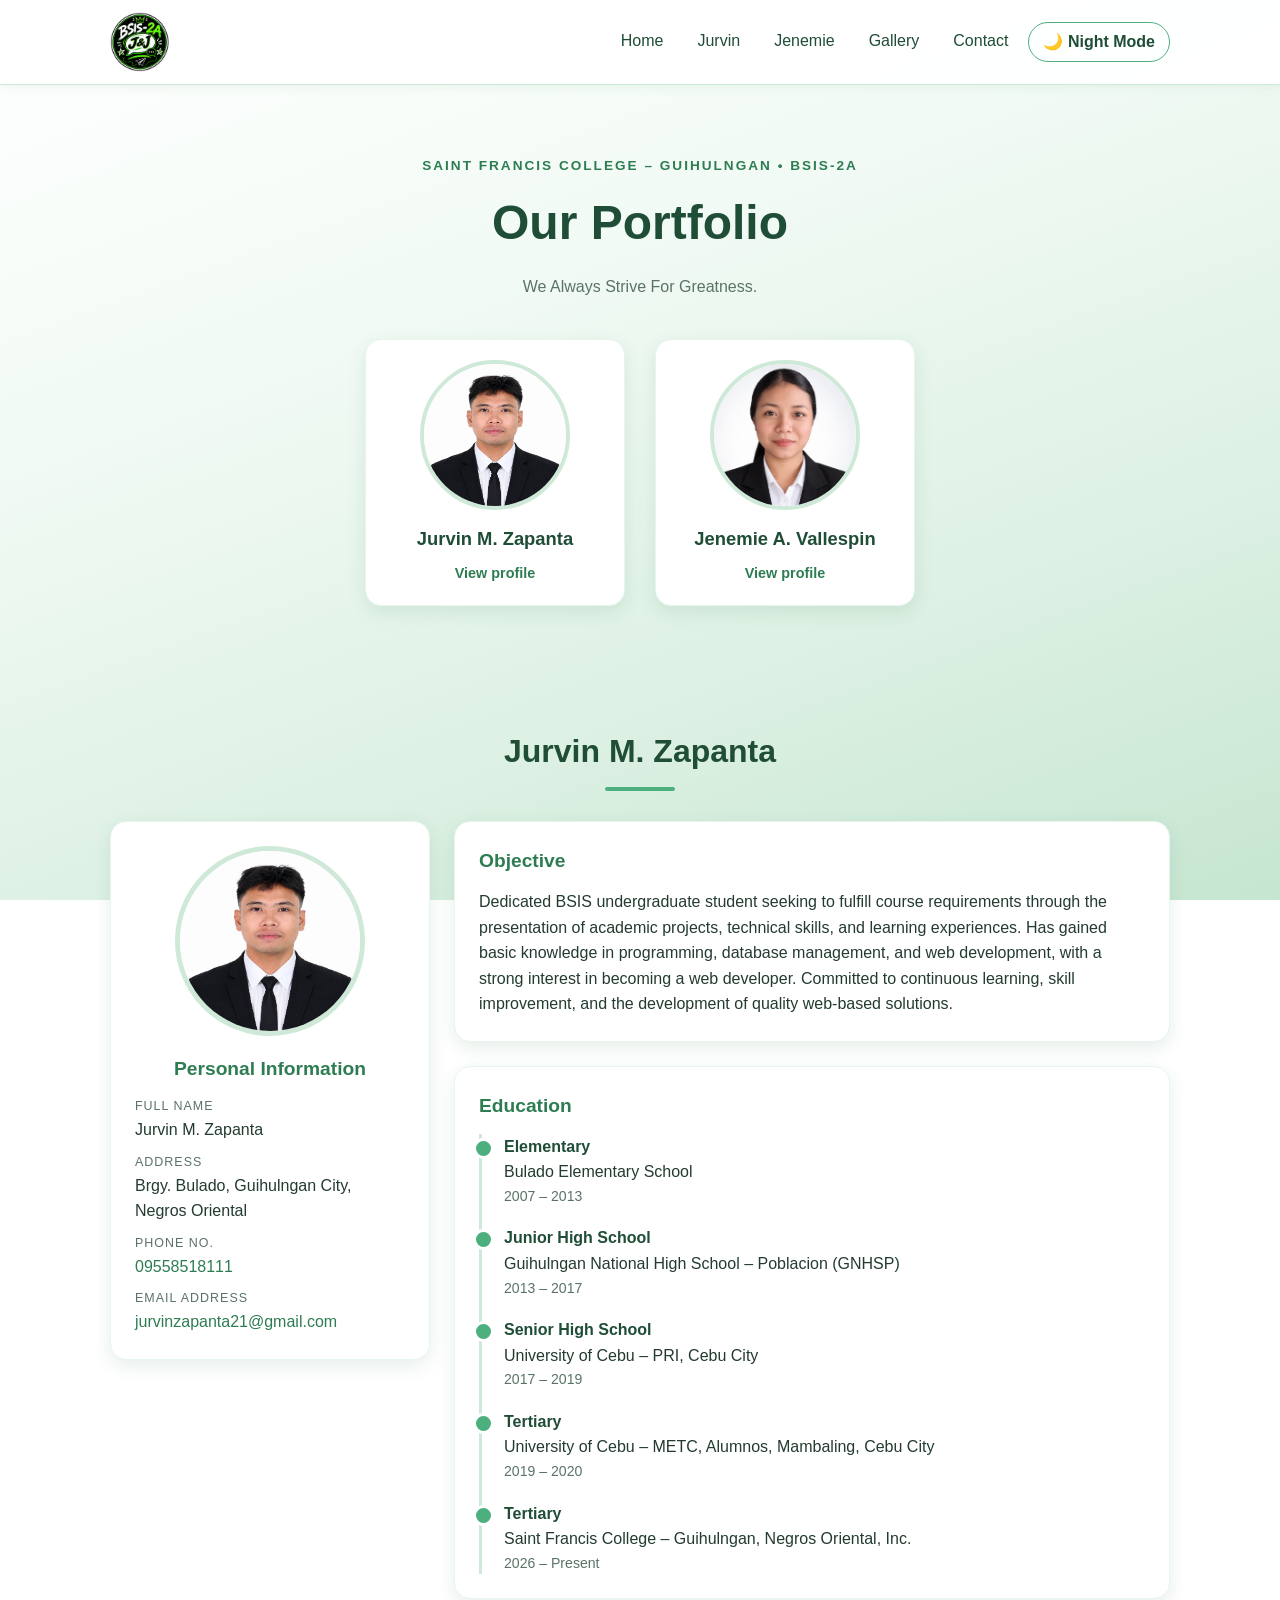
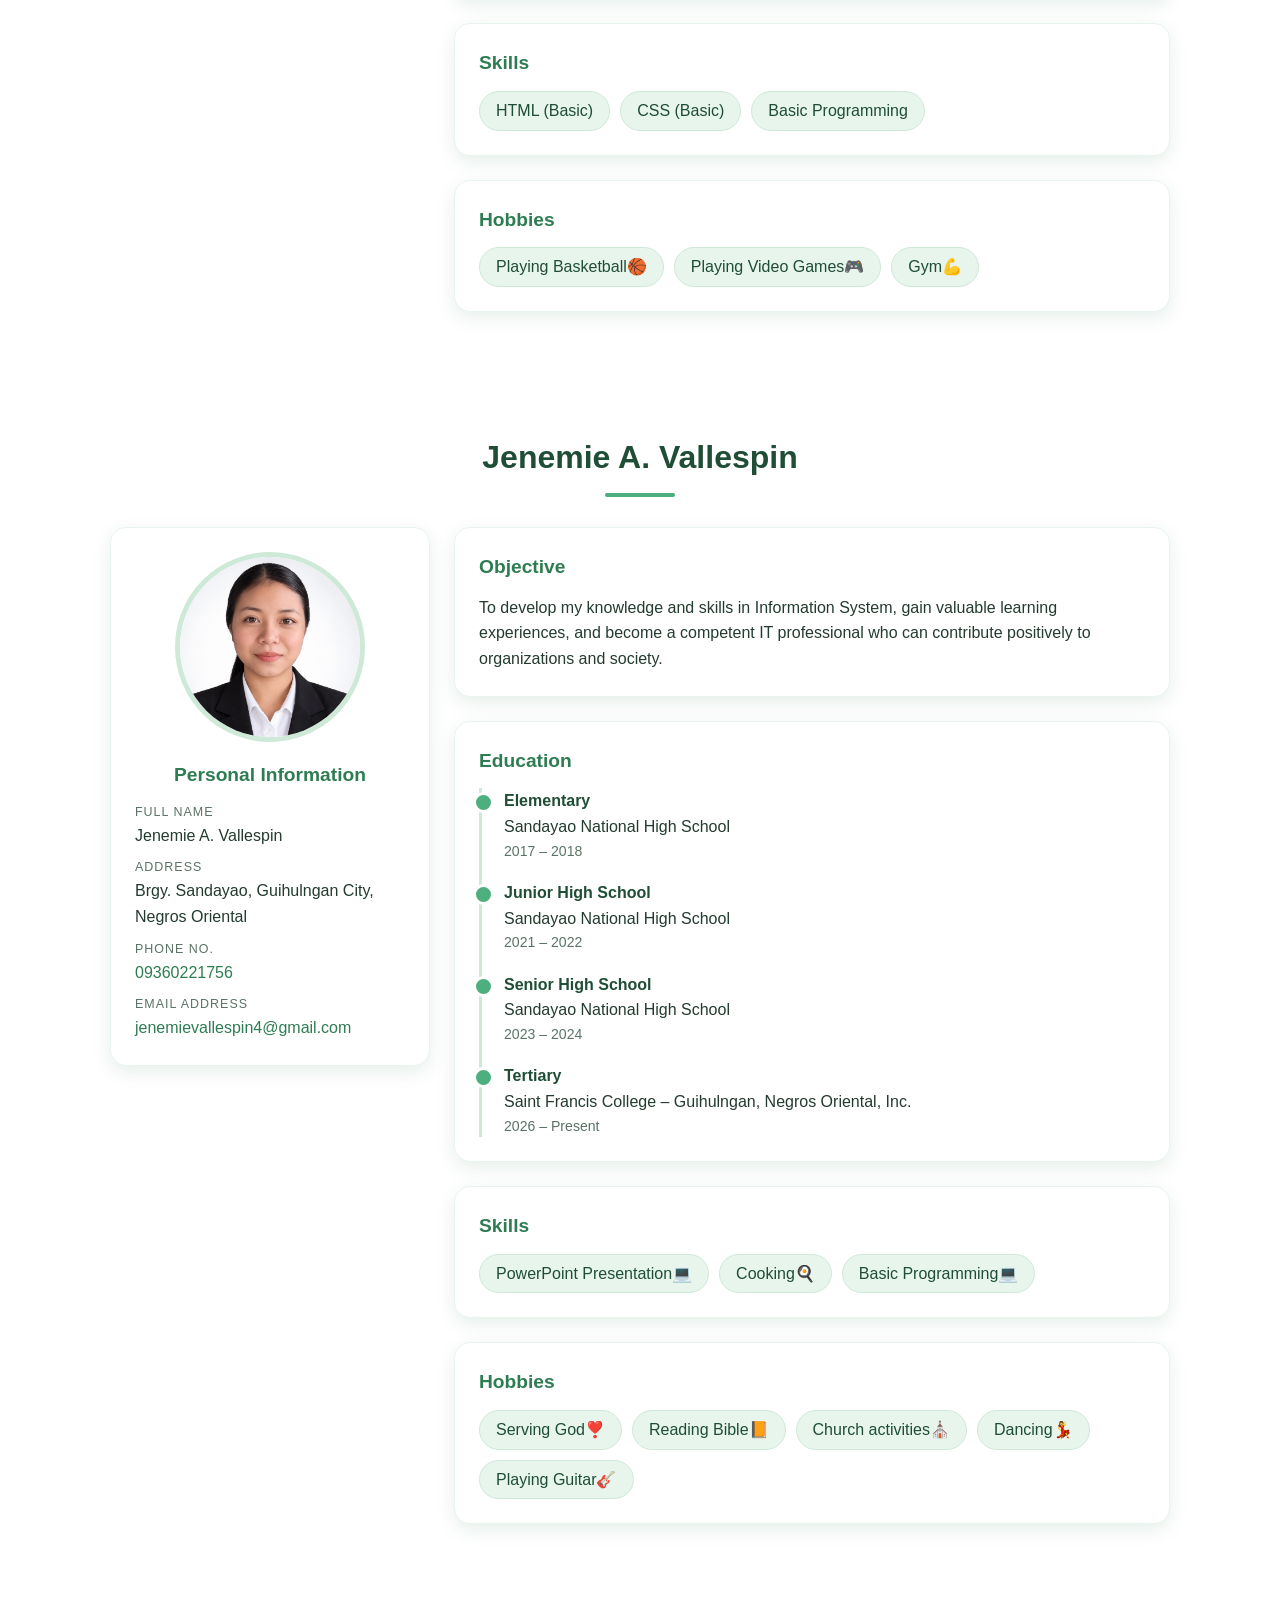
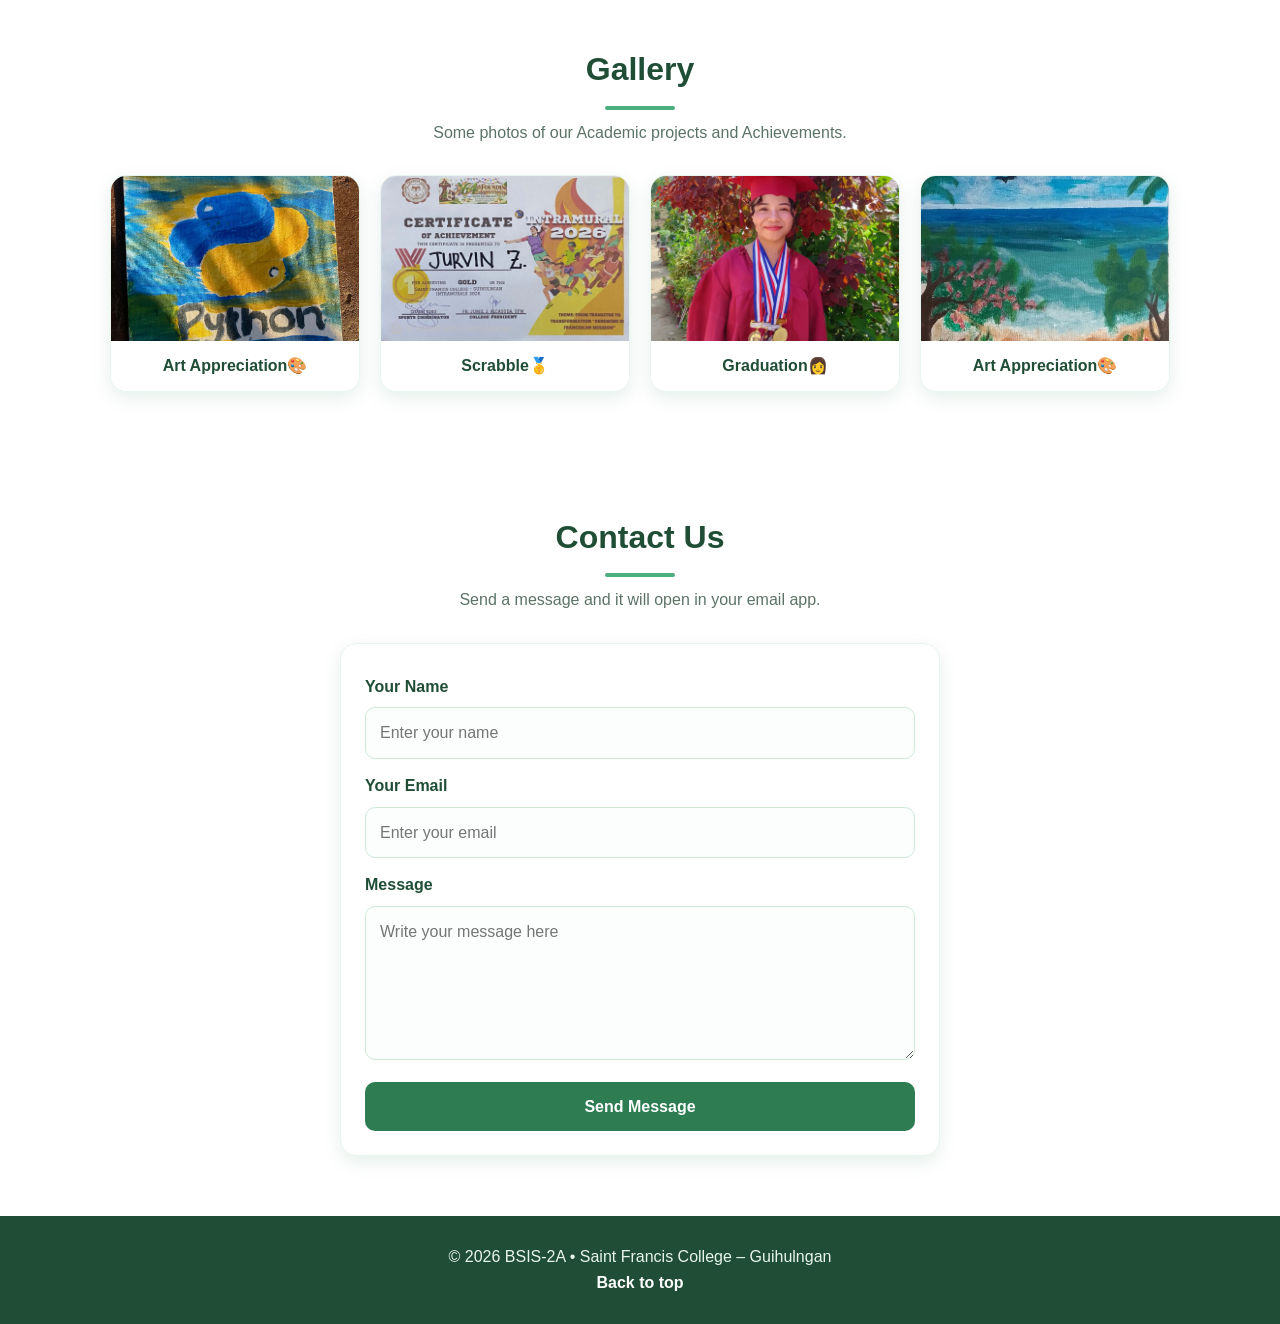
<file: index.html>
<!DOCTYPE html>
<html lang="en">
<head>
  <meta charset="UTF-8">
  <meta name="viewport" content="width=device-width, initial-scale=1.0">
  <meta name="description" content="BSIS-2A two-person portfolio: academic projects, technical skills and learning experiences.">
  <title>BSIS-2A Portfolio | Jurvin Zapanta &amp; Jenemie Vallespin</title>
  <link rel="stylesheet" href="ourstyle.css">
</head>
<body>

  <input type="checkbox" id="theme-toggle" class="theme-check" aria-label="Toggle night mode">
  <header class="site-header">
    <nav class="navbar" aria-label="Main navigation">
      <a href="#home" class="brand"><img src="images/logo.jpg" width="60" height="60"></a>
      <ul class="nav-links">
        <li><a href="#home">Home</a></li>
        <li><a href="#jurvin">Jurvin</a></li>
        <li><a href="#jenemie">Jenemie</a></li>
        <li><a href="#gallery">Gallery</a></li>
        <li><a href="#contact">Contact</a></li>
        <li>
          <label for="theme-toggle" class="theme-switch">
            <span class="when-light">&#127769; Night Mode</span>
            <span class="when-dark">&#9728;&#65039; Day Mode</span>
          </label>
        </li>
      </ul>
    </nav>
  </header>

  <main>
    <section id="home" class="hero">
      <p class="eyebrow">Saint Francis College &ndash; Guihulngan &bull; BSIS-2A</p>
      <h1>Our Portfolio</h1>
      <p class="hero-text">
       We Always Strive For Greatness.
      </p>

      <div class="hero-cards">
        <a class="hero-card" href="#jurvin">
          <img src="images/zapanta.jpg"  width="400" height="400">
          <h2>Jurvin M. Zapanta</h2>
          <span>View profile</span>
        </a>
        <a class="hero-card" href="#jenemie">
          <img src="images/jenemie.jpg"  width="400" height="400">
          <h2>Jenemie A. Vallespin</h2>
          <span>View profile</span>
        </a>
      </div>
    </section>

    <!-- ZAPANTA-->
    <section id="jurvin" class="profile">
      <h2 class="section-title">Jurvin M. Zapanta</h2>

      <div class="profile-grid">
        <aside class="profile-side card">
          <img class="avatar" src="images/zapanta.jpg" alt="Placeholder profile picture of Jurvin M. Zapanta" width="400" height="400">
          <h3>Personal Information</h3>
          <dl class="info-list">
            <dt>Full Name</dt>
            <dd>Jurvin M. Zapanta</dd>
            <dt>Address</dt>
            <dd>Brgy. Bulado, Guihulngan City, Negros Oriental</dd>
            <dt>Phone No.</dt>
            <dd><a href="tel:09558518111">09558518111</a></dd>
            <dt>Email Address</dt>
            <dd><a href="mailto:jurvinzapanta21@gmail.com">jurvinzapanta21@gmail.com</a></dd>
          </dl>
        </aside>

        <div class="profile-main">
          <article class="card">
            <h3>Objective</h3>
            <p>
              Dedicated BSIS undergraduate student seeking to fulfill course requirements through the
              presentation of academic projects, technical skills, and learning experiences.
              Has gained basic knowledge in programming, database management, and web
              development, with a strong interest in becoming a web developer. Committed to
              continuous learning, skill improvement, and the development of quality web-based
              solutions.
            </p>
          </article>

          <article class="card">
            <h3>Education</h3>
            <ul class="timeline">
              <li>
                <span class="level">Elementary</span>
                <span class="school">Bulado Elementary School</span>
                <span class="years">2007 &ndash; 2013</span>
              </li>
              <li>
                <span class="level">Junior High School</span>
                <span class="school">Guihulngan National High School &ndash; Poblacion (GNHSP)</span>
                <span class="years">2013 &ndash; 2017</span>
              </li>
              <li>
                <span class="level">Senior High School</span>
                <span class="school">University of Cebu &ndash; PRI, Cebu City</span>
                <span class="years">2017 &ndash; 2019</span>
              </li>
              <li>
                <span class="level">Tertiary</span>
                <span class="school">University of Cebu &ndash; METC, Alumnos, Mambaling, Cebu City</span>
                <span class="years">2019 &ndash; 2020</span>
              </li>
              <li>
                <span class="level">Tertiary</span>
                <span class="school">Saint Francis College &ndash; Guihulngan, Negros Oriental, Inc.</span>
                <span class="years">2026 &ndash; Present</span>
              </li>
            </ul>
          </article>

          <article class="card">
            <h3>Skills</h3>
            <ul class="tags">
              <li>HTML (Basic)</li>
              <li>CSS (Basic)</li>
              <li>Basic Programming</li>
            </ul>
          </article>
          <article class="card">
            <h3>Hobbies</h3>
            <ul class="tags">
              <li>Playing Basketball🏀</li>
              <li>Playing Video Games🎮</li>
              <li>Gym💪</li>
            </ul>
          </article>
        </div>
      </div>
    </section>
    <!-- VALLESPIN-->
     <section id="jenemie" class="profile">
      <h2 class="section-title">Jenemie A. Vallespin</h2>

      <div class="profile-grid">
        <aside class="profile-side card">
          <img class="avatar" src="images/jenemie.jpg" alt="Placeholder profile picture of Jurvin M. Zapanta" width="400" height="400">
          <h3>Personal Information</h3>
          <dl class="info-list">
            <dt>Full Name</dt>
            <dd>Jenemie A. Vallespin</dd>
            <dt>Address</dt>
            <dd>Brgy. Sandayao, Guihulngan City, Negros Oriental</dd>
            <dt>Phone No.</dt>
            <dd><a href="tell:09360221756"> 09360221756</a></dd>
            <dt>Email Address</dt>
            <dd><a href="mailto:jenemievallespin4@gmail.com">jenemievallespin4@gmail.com</a></dd>
          </dl>
        </aside>

        <div class="profile-main">
          <article class="card">
            <h3>Objective</h3>
            <p>
             To develop my knowledge and skills in Information System, gain valuable learning experiences,
             and become a competent IT professional who can contribute positively to organizations and society.
            </p>
          </article>

          <article class="card">
            <h3>Education</h3>
            <ul class="timeline">
              <li>
                <span class="level">Elementary</span>
                <span class="school">Sandayao National High School</span>
                <span class="years">2017 &ndash; 2018</span>
              </li>
              <li>
                <span class="level">Junior High School</span>
                <span class="school">Sandayao National High School</span>
                <span class="years">2021 &ndash; 2022</span>
              </li>
              <li>
                <span class="level">Senior High School</span>
                <span class="school">Sandayao National High School</span>
                <span class="years">2023 &ndash; 2024</span>
              </li>
              <li>
                <span class="level">Tertiary</span>
                <span class="school">Saint Francis College &ndash; Guihulngan, Negros Oriental, Inc.</span>
                <span class="years">2026 &ndash; Present</span>
              </li>
            </ul>
          </article>

          <article class="card">
            <h3>Skills</h3>
            <ul class="tags">
              <li>PowerPoint Presentation💻</li>
              <li>Cooking🍳</li>
              <li>Basic Programming💻</li>
              
            </ul>
          </article>
          <article class="card">
            <h3>Hobbies</h3>
            <ul class="tags">
              <li>Serving God❣️</li>
              <li>Reading Bible📙</li>
              <li>Church activities⛪</li>
              <li>Dancing💃</li>
              <li>Playing Guitar🎸</li>
            </ul>
          </article>
        </div>
      </div>
    </section>
    
    <section id="gallery" class="gallery-section">
      <h2 class="section-title">Gallery</h2>
      <p class="section-sub">Some photos of our Academic projects and Achievements.</p>

      <div class="gallery">
        <figure>
          <img src="images/python.jpg"width="600" height="400">
          <figcaption>Art Appreciation🎨</figcaption>
        </figure>
        <figure>
          <img src="images/intrams.jpg" width="600" height="400">
          <figcaption>Scrabble🥇</figcaption>
        </figure>
        <figure>
          <img src="images/me.jpg"width="600" height="400">
          <figcaption>Graduation👩</figcaption>
        </figure>
        <figure>
          <img src="images/art.jpg" width="600" height="400">
          <figcaption>Art Appreciation🎨</figcaption>
        </figure>
      </div>
    </section>

   
    <section id="contact" class="contact-section">
      <h2 class="section-title">Contact Us</h2>
      <p class="section-sub">Send a message and it will open in your email app.</p>

      <form class="card contact-form" action="mailto:jurvinzapanta21@gmail.com" method="post" enctype="text/plain">
        <label for="name">Your Name</label>
        <input type="text" id="name" name="name" placeholder="Enter your name" required>

        <label for="email">Your Email</label>
        <input type="email" id="email" name="email" placeholder="Enter your email" required>

        <label for="message">Message</label>
        <textarea id="message" name="message" rows="5" placeholder="Write your message here" required></textarea>

        <button type="submit">Send Message</button>
      </form>
    </section>

  </main>
  <footer class="site-footer">
    <p>&copy; 2026 BSIS-2A &bull; Saint Francis College &ndash; Guihulngan</p>
    <p><a href="#home">Back to top</a></p>
  </footer>

</body>
</html>
</file>
<file: ourstyle.css>
* {
  box-sizing: border-box;
  margin: 0;
  padding: 0;
}

html {
  scroll-behavior: smooth;
  scroll-padding-top: 70px;
}

body {
  font-family: "Segoe UI", Tahoma, Arial, sans-serif;
  line-height: 1.6;
  color: #243b2f;
  min-height: 100vh;
  /* white to green gradient background */
  background: linear-gradient(160deg, #ffffff 0%, #f1faf4 35%, #dcf0e3 70%, #c6e6d1 100%);
  background-attachment: fixed;
}

img {
  max-width: 100%;
  height: auto;
  display: block;
}

a {
  color: #2e7d52;
  text-decoration: none;
}

a:hover {
  text-decoration: underline;
}

ul {
  list-style: none;
}

/*Navigation bar  */
.site-header {
  position: sticky;
  top: 0;
  z-index: 100;
  background: rgba(255, 255, 255, 0.92);
  border-bottom: 1px solid #cfe9d8;
  box-shadow: 0 2px 10px rgba(46, 125, 82, 0.08);
}

.navbar {
  max-width: 1100px;
  margin: 0 auto;
  padding: 12px 20px;
  display: flex;
  flex-wrap: wrap;
  align-items: center;
  justify-content: space-between;
  gap: 8px;
}

.brand {
  font-weight: 700;
  font-size: 1.15rem;
  color: #1f4d36;
}

.brand:hover {
  text-decoration: none;
}

.nav-links {
  display: flex;
  flex-wrap: wrap;
  gap: 6px;
}

.nav-links a {
  display: block;
  padding: 6px 14px;
  border-radius: 999px;
  color: #1f4d36;
  font-weight: 500;
  transition: background 0.2s, color 0.2s;
}

.nav-links a:hover {
  background: #4caf7d;
  color: #ffffff;
  text-decoration: none;
}

/* ---------- Night mode button ---------- */
/* the real checkbox is hidden, the label is the button */
.theme-check {
  position: absolute;
  width: 1px;
  height: 1px;
  opacity: 0;
  overflow: hidden;
  clip: rect(0 0 0 0);
}

.theme-switch {
  display: inline-block;
  padding: 6px 14px;
  border-radius: 999px;
  border: 1.5px solid #4caf7d;
  color: #1f4d36;
  font-weight: 600;
  cursor: pointer;
  user-select: none;
  transition: background 0.2s, color 0.2s;
}

.theme-switch:hover {
  background: #4caf7d;
  color: #ffffff;
}

/* in day mode, hide the "Day Mode" text */
.theme-switch .when-dark {
  display: none;
}

/*- Sections-*/
section {
  max-width: 1100px;
  margin: 0 auto;
  padding: 60px 20px;
}

.section-title {
  text-align: center;
  font-size: 2rem;
  color: #1f4d36;
  margin-bottom: 10px;
}

/* small green line under each title */
.section-title::after {
  content: "";
  display: block;
  width: 70px;
  height: 4px;
  margin: 10px auto 0;
  border-radius: 4px;
  background: #4caf7d;
}

.section-sub {
  text-align: center;
  color: #5b7366;
  margin-bottom: 30px;
}

/* white box used for the profile info */
.card {
  background: #ffffff;
  border-radius: 16px;
  padding: 24px;
  box-shadow: 0 6px 18px rgba(46, 125, 82, 0.12);
  border: 1px solid #e8f5ec;
}

.card h3 {
  color: #2e7d52;
  margin-bottom: 12px;
  font-size: 1.2rem;
}

/* -Home / hero -*/
.hero {
  text-align: center;
  padding-top: 70px;
}

.eyebrow {
  text-transform: uppercase;
  letter-spacing: 2px;
  font-size: 0.85rem;
  color: #2e7d52;
  font-weight: 600;
}

.hero h1 {
  font-size: 3rem;
  color: #1f4d36;
  margin: 8px 0 12px;
}

.hero-text {
  max-width: 620px;
  margin: 0 auto 40px;
  color: #5b7366;
}

.hero-cards {
  display: flex;
  flex-wrap: wrap;
  justify-content: center;
  gap: 30px;
}

.hero-card {
  width: 260px;
  background: #ffffff;
  border-radius: 16px;
  padding: 20px;
  box-shadow: 0 6px 18px rgba(46, 125, 82, 0.12);
  border: 1px solid #e8f5ec;
  color: #243b2f;
  transition: transform 0.25s, box-shadow 0.25s;
}

.hero-card:hover {
  transform: translateY(-6px);
  box-shadow: 0 12px 26px rgba(46, 125, 82, 0.2);
  text-decoration: none;
}

.hero-card img {
  width: 150px;
  height: 150px;
  object-fit: cover;
  border-radius: 50%;
  margin: 0 auto 14px;
  border: 4px solid #cfe9d8;
}

.hero-card h2 {
  font-size: 1.15rem;
  color: #1f4d36;
}

.hero-card span {
  display: inline-block;
  margin-top: 8px;
  color: #2e7d52;
  font-weight: 600;
  font-size: 0.9rem;
}

/* - Profile sections - */
.profile.alt {
  background: rgba(255, 255, 255, 0.45);
  border-radius: 24px;
}

/*  */
.profile-grid {
  display: grid;
  grid-template-columns: 320px 1fr;
  gap: 24px;
  margin-top: 30px;
  align-items: start;
}

.profile-main {
  display: grid;
  gap: 24px;
}

.avatar {
  width: 190px;
  height: 190px;
  object-fit: cover;
  border-radius: 50%;
  margin: 0 auto 18px;
  border: 5px solid #cfe9d8;
}

.profile-side h3 {
  text-align: center;
}

.info-list dt {
  font-size: 0.78rem;
  text-transform: uppercase;
  letter-spacing: 1px;
  color: #5b7366;
  margin-top: 10px;
}

.info-list dd {
  font-weight: 500;
  word-break: break-word;
}

/* education list */
.timeline li {
  position: relative;
  padding: 0 0 18px 22px;
  border-left: 3px solid #cfe9d8;
  display: flex;
  flex-direction: column;
}

.timeline li:last-child {
  padding-bottom: 0;
}

/* the green dot beside each school */
.timeline li::before {
  content: "";
  position: absolute;
  left: -9px;
  top: 4px;
  width: 15px;
  height: 15px;
  border-radius: 50%;
  background: #4caf7d;
  border: 3px solid #ffffff;
}

.timeline .level {
  font-weight: 700;
  color: #1f4d36;
}

.timeline .years {
  font-size: 0.88rem;
  color: #5b7366;
}

/* skills */
.tags {
  display: flex;
  flex-wrap: wrap;
  gap: 10px;
}

.tags li {
  background: #e8f5ec;
  color: #1f4d36;
  border: 1px solid #cfe9d8;
  padding: 6px 16px;
  border-radius: 999px;
  font-weight: 500;
}

/* -Gallery -*/
.gallery {
  display: grid;
  grid-template-columns: repeat(auto-fit, minmax(240px, 1fr));
  gap: 20px;
}

.gallery figure {
  background: #ffffff;
  border-radius: 16px;
  overflow: hidden;
  box-shadow: 0 6px 18px rgba(46, 125, 82, 0.12);
  border: 1px solid #e8f5ec;
}

.gallery img {
  width: 100%;
  aspect-ratio: 3 / 2;
  object-fit: cover;
  transition: transform 0.35s;
}

.gallery figure:hover img {
  transform: scale(1.06);
}

.gallery figcaption {
  padding: 12px;
  text-align: center;
  font-weight: 600;
  color: #1f4d36;
  background: #ffffff;
}

/* -Contact form -*/
.contact-form {
  max-width: 600px;
  margin: 0 auto;
  display: flex;
  flex-direction: column;
  gap: 8px;
}

.contact-form label {
  font-weight: 600;
  color: #1f4d36;
  margin-top: 6px;
}

.contact-form input,
.contact-form textarea {
  width: 100%;
  padding: 12px 14px;
  border: 1.5px solid #cfe9d8;
  border-radius: 10px;
  font: inherit;
  color: #243b2f;
  background: #fbfefc;
}

.contact-form input:focus,
.contact-form textarea:focus {
  outline: none;
  border-color: #4caf7d;
  box-shadow: 0 0 0 3px rgba(76, 175, 125, 0.2);
}

.contact-form textarea {
  resize: vertical;
}

.contact-form button {
  margin-top: 14px;
  padding: 12px;
  border: none;
  border-radius: 10px;
  background: #2e7d52;
  color: #ffffff;
  font: inherit;
  font-weight: 600;
  cursor: pointer;
  transition: background 0.2s, transform 0.2s;
}

.contact-form button:hover {
  background: #1f4d36;
  transform: translateY(-2px);
}

/* - Footer -*/
.site-footer {
  text-align: center;
  padding: 28px 20px;
  background: #1f4d36;
  color: #e8f5ec;
}

.site-footer a {
  color: #ffffff;
  font-weight: 600;
}

/*  Small screens (phone)*/
@media (max-width: 800px) {
  .profile-grid {
    grid-template-columns: 1fr;
  }

  .hero h1 {
    font-size: 2.3rem;
  }

  .navbar {
    justify-content: center;
  }
}

/* dark scrollbar and dark default page color */
html:has(#theme-toggle:checked) {
  color-scheme: dark;
}

/* page background and main text color */
body:has(#theme-toggle:checked) {
  background: linear-gradient(160deg, #0b1410 0%, #10201a 35%, #14291f 70%, #1a3427 100%);
  background-attachment: fixed;
  color: #dbe9e0;
}

/* images a little darker so they are not too bright */
#theme-toggle:checked ~ main img {
  filter: brightness(0.88);
}

/* button text switches to "Day Mode" */
#theme-toggle:checked ~ .site-header .when-light {
  display: none;
}

#theme-toggle:checked ~ .site-header .when-dark {
  display: inline;
}

/* outline when using keyboard (Tab key) */
#theme-toggle:focus-visible ~ .site-header .theme-switch {
  outline: 3px solid #4caf7d;
  outline-offset: 2px;
}

/* navigation */
#theme-toggle:checked ~ .site-header {
  background: rgba(14, 26, 20, 0.92);
  border-bottom: 1px solid #2f4a3c;
}

#theme-toggle:checked ~ .site-header .brand,
#theme-toggle:checked ~ .site-header .nav-links a {
  color: #d6f0df;
}

#theme-toggle:checked ~ .site-header .nav-links a:hover {
  background: #3fa56f;
  color: #ffffff;
}

#theme-toggle:checked ~ .site-header .theme-switch {
  border-color: #3fa56f;
  color: #d6f0df;
}

#theme-toggle:checked ~ .site-header .theme-switch:hover {
  background: #3fa56f;
  color: #ffffff;
}

/* links, titles, and text */
#theme-toggle:checked ~ main a {
  color: #6fcf9a;
}

#theme-toggle:checked ~ main .section-title,
#theme-toggle:checked ~ main .hero h1,
#theme-toggle:checked ~ main .timeline .level,
#theme-toggle:checked ~ main .contact-form label {
  color: #d6f0df;
}

#theme-toggle:checked ~ main .section-title::after {
  background: #3fa56f;
}

#theme-toggle:checked ~ main .section-sub,
#theme-toggle:checked ~ main .hero-text,
#theme-toggle:checked ~ main .info-list dt,
#theme-toggle:checked ~ main .timeline .years {
  color: #9bb5a5;
}

#theme-toggle:checked ~ main .eyebrow,
#theme-toggle:checked ~ main .card h3 {
  color: #6fcf9a;
}

/* boxes */
#theme-toggle:checked ~ main .card {
  background: #17251e;
  border-color: #22362b;
  box-shadow: 0 6px 18px rgba(0, 0, 0, 0.45);
}

#theme-toggle:checked ~ main .hero-card {
  background: #17251e;
  border-color: #22362b;
  box-shadow: 0 6px 18px rgba(0, 0, 0, 0.45);
  color: #dbe9e0;
}

#theme-toggle:checked ~ main .hero-card:hover {
  box-shadow: 0 12px 26px rgba(0, 0, 0, 0.6);
}

#theme-toggle:checked ~ main .hero-card h2 {
  color: #d6f0df;
}

#theme-toggle:checked ~ main .hero-card span {
  color: #6fcf9a;
}

#theme-toggle:checked ~ main .hero-card img,
#theme-toggle:checked ~ main .avatar {
  border-color: #2f4a3c;
}

#theme-toggle:checked ~ main .profile.alt {
  background: rgba(255, 255, 255, 0.04);
}

/* education list */
#theme-toggle:checked ~ main .timeline li {
  border-left-color: #2f4a3c;
}

#theme-toggle:checked ~ main .timeline li::before {
  background: #3fa56f;
  border-color: #17251e;
}

/* skills */
#theme-toggle:checked ~ main .tags li {
  background: #22362b;
  color: #d6f0df;
  border-color: #2f4a3c;
}

/* gallery */
#theme-toggle:checked ~ main .gallery figure {
  background: #17251e;
  border-color: #22362b;
  box-shadow: 0 6px 18px rgba(0, 0, 0, 0.45);
}

#theme-toggle:checked ~ main .gallery figcaption {
  background: #17251e;
  color: #d6f0df;
}

/* contact form */
#theme-toggle:checked ~ main .contact-form input,
#theme-toggle:checked ~ main .contact-form textarea {
  background: #101c16;
  border-color: #2f4a3c;
  color: #dbe9e0;
}

#theme-toggle:checked ~ main .contact-form input:focus,
#theme-toggle:checked ~ main .contact-form textarea:focus {
  border-color: #3fa56f;
}

#theme-toggle:checked ~ main .contact-form button {
  background: #6fcf9a;
  color: #ffffff;
}

#theme-toggle:checked ~ main .contact-form button:hover {
  background: #3fa56f;
  color: #ffffff;
}

/* footer */
#theme-toggle:checked ~ .site-footer {
  background: #07100c;
  color: #b9d3c3;
}
</file>
